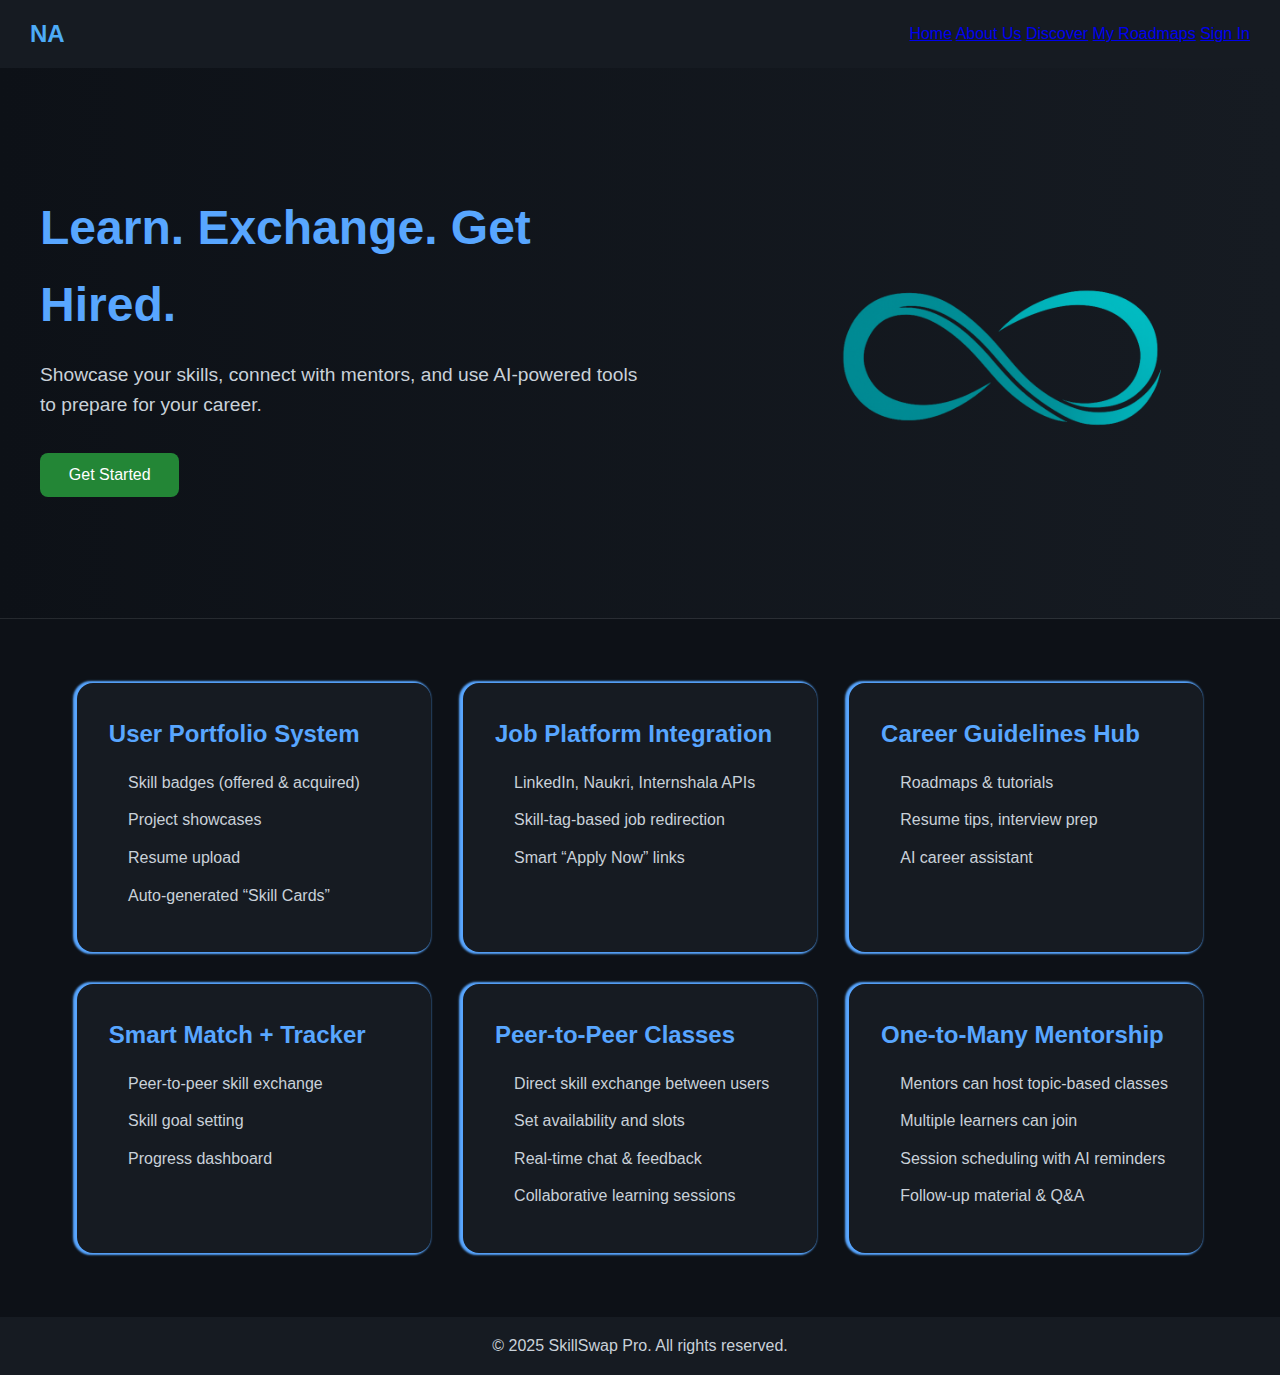
<file: HTML/index.html>
<!DOCTYPE html>
<html lang="en">
<head>
  <meta charset="UTF-8" />
  <meta name="viewport" content="width=device-width, initial-scale=1.0"/>
  <title>Home - SkillSwap Pro</title>
  <link rel="stylesheet" href="../CSS/index.css">
</head>
<body>
  <header>
    <div class="logo">NA</div>
    <nav>
      <a href="#">Home</a>
      <a href="./about.html">About Us</a>
      <a href="./discover.html">Discover</a>
      <a href="./My Roadmap.html">My Roadmaps</a>
      <a href="./signin.html">Sign In</a>
    </nav>
  </header>

  <section class="hero">
    <div class="hero-text">
      <h1>Learn. Exchange. Get Hired.</h1>
      <p>Showcase your skills, connect with mentors, and use AI-powered tools to prepare for your career.</p>
      <button class="button"><a href="./signin.html">Get Started</a></button>
    </div>
    <img src="../Others/images/infi.png" alt="Skill exchange illustration"/>
  </section>

  <section class="sections">
    <div class="card">
      <h2>User Portfolio System</h2>
      <ul>
        <li>Skill badges (offered & acquired)</li>
        <li>Project showcases</li>
        <li>Resume upload</li>
        <li>Auto-generated “Skill Cards”</li>
      </ul>
    </div>

    <div class="card">
      <h2>Job Platform Integration</h2>
      <ul>
        <li>LinkedIn, Naukri, Internshala APIs</li>
        <li>Skill-tag-based job redirection</li>
        <li>Smart “Apply Now” links</li>
      </ul>
    </div>

    <div class="card">
      <h2>Career Guidelines Hub</h2>
      <ul>
        <li>Roadmaps & tutorials</li>
        <li>Resume tips, interview prep</li>
        <li>AI career assistant</li>
      </ul>
    </div>

    <div class="card">
      <h2>Smart Match + Tracker</h2>
      <ul>
        <li>Peer-to-peer skill exchange</li>
        <li>Skill goal setting</li>
        <li>Progress dashboard</li>
      </ul>
    </div>

    <div class="card">
      <h2>Peer-to-Peer Classes</h2>
      <ul>
        <li>Direct skill exchange between users</li>
        <li>Set availability and slots</li>
        <li>Real-time chat & feedback</li>
        <li>Collaborative learning sessions</li>
      </ul>
    </div>

    <div class="card">
      <h2>One-to-Many Mentorship</h2>
      <ul>
        <li>Mentors can host topic-based classes</li>
        <li>Multiple learners can join</li>
        <li>Session scheduling with AI reminders</li>
        <li>Follow-up material & Q&A</li>
      </ul>
    </div>
  </section>

  <footer>
    &copy; 2025 SkillSwap Pro. All rights reserved.
  </footer>
</body>
</html>
</file>
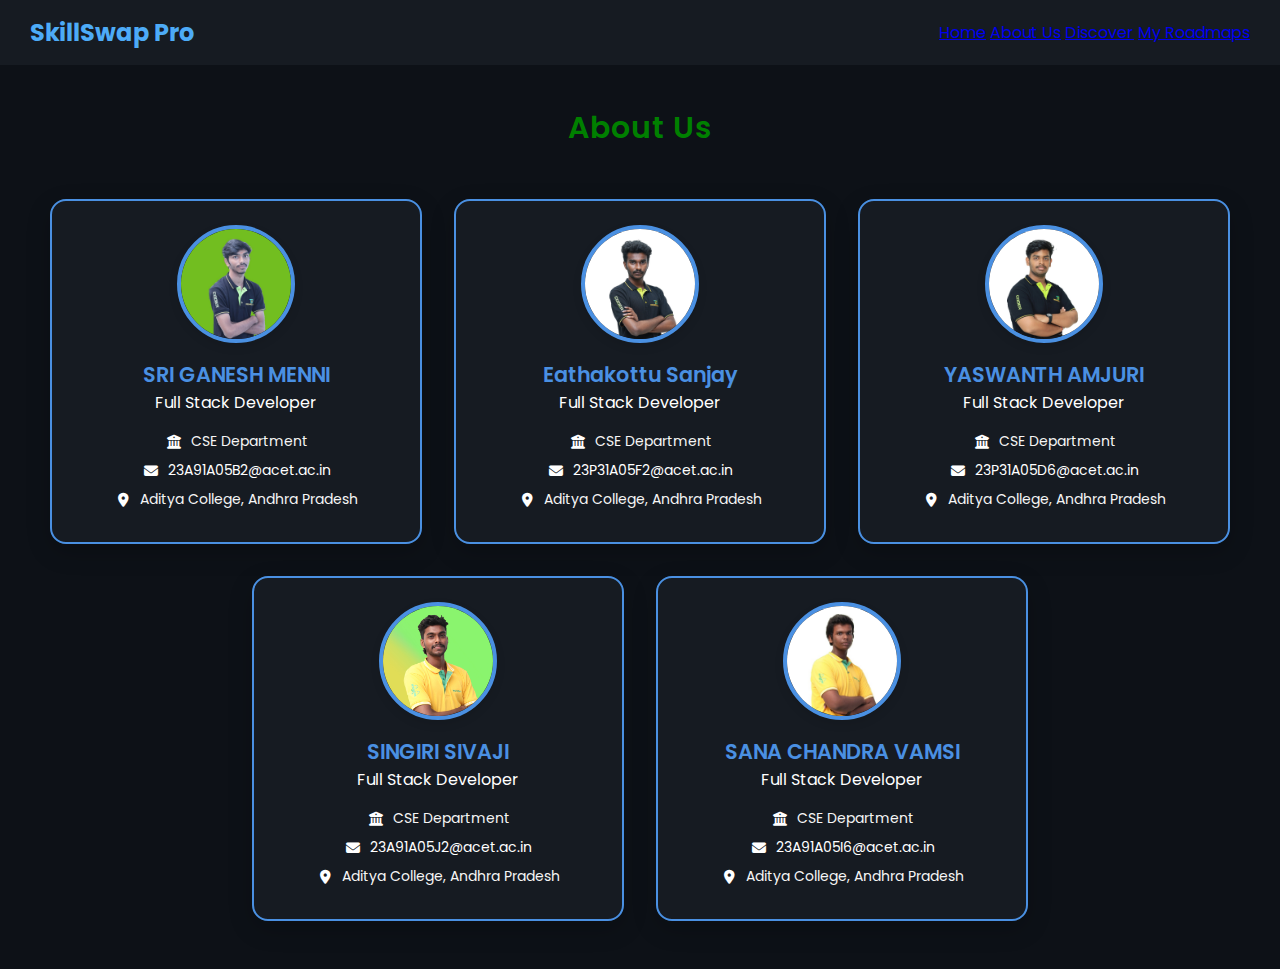
<file: HTML/about.html>
<!DOCTYPE html>
<html lang="en">

<head>
    <meta charset="UTF-8" />
    <meta name="viewport" content="width=device-width, initial-scale=1.0" />
    <title>Professional Visiting Card</title>
    <link href="https://fonts.googleapis.com/css2?family=Poppins:wght@400;600&display=swap" rel="stylesheet" />
    <link rel="stylesheet" href="https://cdnjs.cloudflare.com/ajax/libs/font-awesome/6.7.2/css/all.min.css" crossorigin="anonymous" referrerpolicy="no-referrer" />
    <link rel="stylesheet" href="../CSS/about.css">
</head>

<body>

    <header>
    <div class="logo">SkillSwap Pro</div>
    <nav>
      <a href="./home.html">Home</a>
      <a href="./about.html">About Us</a>
      <a href="./discover.html">Discover</a>
      <a href="./My Roadmap.html">My Roadmaps</a>
    </nav>
  </header>

    <main>
        <p class="about-title">About Us</p>
        <div class="cards-container">
            <div class="card">
                <div class="avatar">
                    <img src="../Others/images/23A91A05B2.jpg" alt="Profile Image">
                </div>
                <div class="name">SRI GANESH MENNI</div>
                <div class="title">Full Stack Developer</div>
                <div class="contact"><i class="fa-solid fa-building-columns"></i> CSE Department</div>
                <div class="contact"><i class="fa-solid fa-envelope"></i> <a href="mailto:23A91A05B2@acet.ac.in">23A91A05B2@acet.ac.in</a></div>
                <div class="contact"><i class="fa-solid fa-location-dot"></i> Aditya College, Andhra Pradesh</div>
            </div>
            <div class="card">
                <div class="avatar">
                    <img src="../Others/images/23P31A05F2.jpg" alt="Profile Image">
                </div>
                <div class="name">Eathakottu Sanjay</div>
                <div class="title">Full Stack Developer</div>
                <div class="contact"><i class="fa-solid fa-building-columns"></i> CSE Department</div>
                <div class="contact"><i class="fa-solid fa-envelope"></i> <a href="mailto:23P31A05F2@acet.ac.in">23P31A05F2@acet.ac.in</a></div>
                <div class="contact"><i class="fa-solid fa-location-dot"></i> Aditya College, Andhra Pradesh</div>
            </div>
            <div class="card">
                <div class="avatar">
                    <img src="../Others/images/23P31A05D6.jpg" alt="Profile Image">
                </div>
                <div class="name">YASWANTH AMJURI</div>
                <div class="title">Full Stack Developer</div>
                <div class="contact"><i class="fa-solid fa-building-columns"></i> CSE Department</div>
                <div class="contact"><i class="fa-solid fa-envelope"></i> <a href="mailto:23P31A05D6@acet.ac.in">23P31A05D6@acet.ac.in</a></div>
                <div class="contact"><i class="fa-solid fa-location-dot"></i> Aditya College, Andhra Pradesh</div>
            </div>
            <div class="card">
                <div class="avatar">
                    <img src="../Others/images/23A91A05J2.jpg" alt="Profile Image">
                </div>
                <div class="name">SINGIRI SIVAJI</div>
                <div class="title">Full Stack Developer</div>
                <div class="contact"><i class="fa-solid fa-building-columns"></i> CSE Department</div>
                <div class="contact"><i class="fa-solid fa-envelope"></i> <a href="mailto:23A91A05J2@aec.edu.in">23A91A05J2@acet.ac.in</a></div>
                <div class="contact"><i class="fa-solid fa-location-dot"></i> Aditya College, Andhra Pradesh</div>
            </div>
            <div class="card">
                <div class="avatar">
                    <img src="../Others/images/23A91A05I6.jpg" alt="Profile Image">
                </div>
                <div class="name">SANA CHANDRA VAMSI</div>
                <div class="title">Full Stack Developer</div>
                <div class="contact"><i class="fa-solid fa-building-columns"></i> CSE Department</div>
                <div class="contact"><i class="fa-solid fa-envelope"></i> <a href="mailto:23A91A05I6@ace.edu.in">23A91A05I6@acet.ac.in</a></div>
                <div class="contact"><i class="fa-solid fa-location-dot"></i> Aditya College, Andhra Pradesh</div>
            </div>
        </div>
    </main>
</body>

</html>
</file>
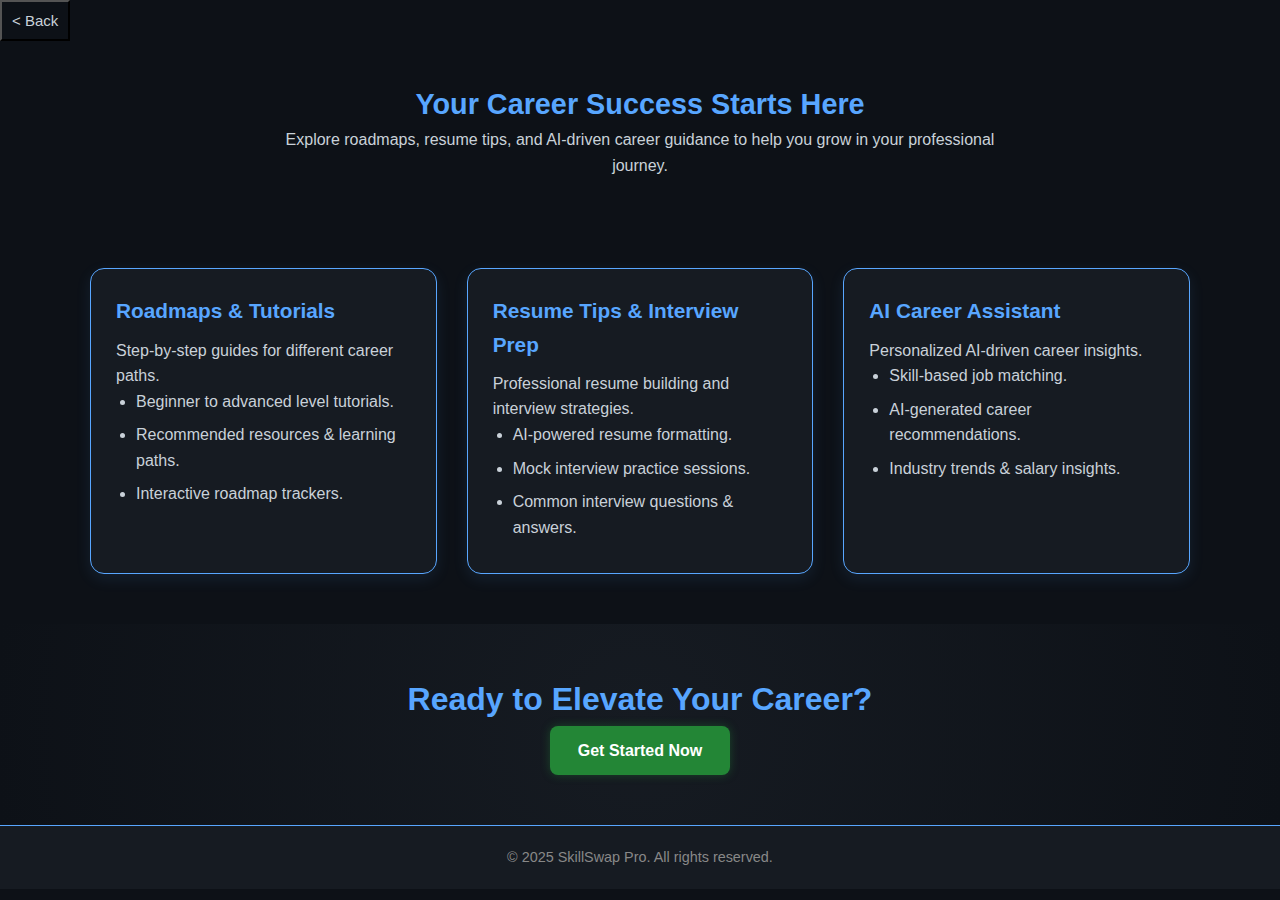
<file: HTML/carrer guidelines.html>
<!DOCTYPE html>
<html lang="en">
<head>
  <meta charset="UTF-8" />
  <meta name="viewport" content="width=device-width, initial-scale=1.0"/>
  <title>Career Guidelines Hub - SkillSwap Pro</title>
  <link rel="stylesheet" href="../CSS/jobs.css">
  <link rel="stylesheet" href="../CSS/carrer guidelines.css">
</head>
<body>
    <button type="button" class="btn"><a href="./home.html">&lt; Back</a></button>

    <section class="intro">
        <h2>Your Career Success Starts Here</h2>
        <p>Explore roadmaps, resume tips, and AI-driven career guidance to help you grow in your professional journey.</p>
    </section>

    <section class="card-container">
        <div class="card">
            <h3>Roadmaps & Tutorials</h3>
            <p>Step-by-step guides for different career paths.</p>
            <ul>
                <li>Beginner to advanced level tutorials.</li>
                <li>Recommended resources & learning paths.</li>
                <li>Interactive roadmap trackers.</li>
            </ul>
        </div>

        <div class="card">
            <h3>Resume Tips & Interview Prep</h3>
            <p>Professional resume building and interview strategies.</p>
            <ul>
                <li>AI-powered resume formatting.</li>
                <li>Mock interview practice sessions.</li>
                <li>Common interview questions & answers.</li>
            </ul>
        </div>

        <div class="card">
            <h3>AI Career Assistant</h3>
            <p>Personalized AI-driven career insights.</p>
            <ul>
                <li>Skill-based job matching.</li>
                <li>AI-generated career recommendations.</li>
                <li>Industry trends & salary insights.</li>
            </ul>
        </div>
    </section>

    <section class="cta">
        <h2>Ready to Elevate Your Career?</h2>
        <a href="#" class="butn">Get Started Now</a>
    </section>

    <footer>
    &copy; 2025 SkillSwap Pro. All rights reserved.
    </footer>
</body>
</html>
</file>
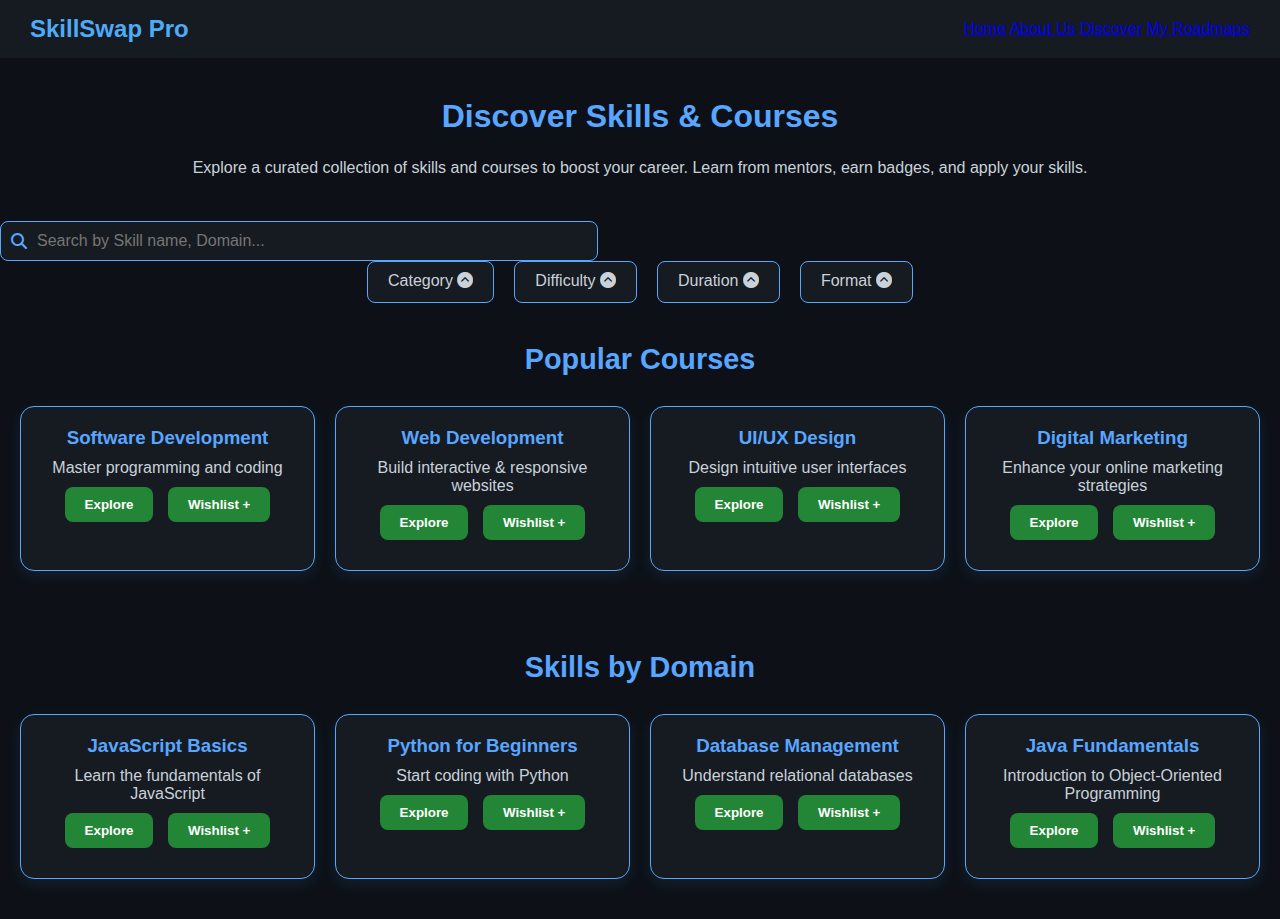
<file: HTML/discover.html>
<!DOCTYPE html>
<html lang="en">
<head>
  <meta charset="UTF-8" />
  <meta name="viewport" content="width=device-width, initial-scale=1.0" />
  <title>Discover Skills & Courses</title>
  <link rel="stylesheet" href="../CSS/discover.css" />
  <link rel="stylesheet" href="https://cdnjs.cloudflare.com/ajax/libs/font-awesome/6.7.2/css/all.min.css" crossorigin="anonymous" />
</head>
<body>

  <header>
    <div class="logo">SkillSwap Pro</div>
    <nav>
      <a href="./home.html">Home</a>
      <a href="./about.html">About Us</a>
      <a href="#">Discover</a>
      <a href="./My Roadmap.html">My Roadmaps</a>
    </nav>
  </header>

  <section class="info">
    <h1>Discover Skills & Courses</h1>
    <p>Explore a curated collection of skills and courses to boost your career. Learn from mentors, earn badges, and apply your skills.</p>
  </section>

  <div class="searchBar">
    <i class="fa-solid fa-magnifying-glass"></i>
    <input type="text" class="inputBar" placeholder="Search by Skill name, Domain..." />
  </div>

  <div class="filter">
    <div class="fil category"><p>Category <i class="fa-solid fa-circle-chevron-down"></i></p>
        <ul class="dropdown-menu">
            <li><a href="#">Easy</a></li>
            <li><a href="#">Medium</a></li>
            <li><a href="#">Hard</a></li>
        </ul>
    </div>
    <div class="fil difficulty">
        <p>Difficulty <i class="fa-solid fa-circle-chevron-down"></i></p>
        <ul class="dropdown-menu">
            <li><a href="#">Easy</a></li>
            <li><a href="#">Medium</a></li>
            <li><a href="#">Hard</a></li>
        </ul>
    </div>
    <div class="fil duration"><p>Duration <i class="fa-solid fa-circle-chevron-down"></i></p>
        <ul class="dropdown-menu">
            <li><a href="#">5h - 15h</a></li>
            <li><a href="#">15h - 25h</a></li>
            <li><a href="#">25h - 35h</a></li>
        </ul>
    </div>
    <div class="fil format"><p>Format <i class="fa-solid fa-circle-chevron-down"></i></p>
        <ul class="dropdown-menu">
            <li><a href="#">Easy</a></li>
            <li><a href="#">Medium</a></li>
            <li><a href="#">Hard</a></li>
        </ul>
    </div>
  </div>

  <section class="populardomains">
    <h2>Popular Courses</h2>
    <div class="popdomCards">
      <div class="popdom">
        <h3>Software Development</h3>
        <p>Master programming and coding</p>
        <button class="buttons">Explore</button>
        <button class="buttons">Wishlist +</button>
      </div>
      <div class="popdom">
        <h3>Web Development</h3>
        <p>Build interactive & responsive websites</p>
        <button class="buttons">Explore</button>
        <button class="buttons">Wishlist +</button>
      </div>
      <div class="popdom">
        <h3>UI/UX Design</h3>
        <p>Design intuitive user interfaces</p>
        <button class="buttons">Explore</button>
        <button class="buttons">Wishlist +</button>
      </div>
      <div class="popdom">
        <h3>Digital Marketing</h3>
        <p>Enhance your online marketing strategies</p>
        <button class="buttons">Explore</button>
        <button class="buttons">Wishlist +</button>
      </div>
    </div>
  </section>

  <section class="coursecards">
    <h2>Skills by Domain</h2>
    <div class="allcourses">
      <div class="allco">
        <h3>JavaScript Basics</h3>
        <p>Learn the fundamentals of JavaScript</p>
        <button class="buttons2">Explore</button>
        <button class="buttons2">Wishlist +</button>
      </div>
      <div class="allco">
        <h3>Python for Beginners</h3>
        <p>Start coding with Python</p>
        <button class="buttons2">Explore</button>
        <button class="buttons2">Wishlist +</button>
      </div>
      <div class="allco">
        <h3>Database Management</h3>
        <p>Understand relational databases</p>
        <button class="buttons2">Explore</button>
        <button class="buttons2">Wishlist +</button>
      </div>
      <div class="allco">
        <h3>Java Fundamentals</h3>
        <p>Introduction to Object-Oriented Programming</p>
        <button class="buttons2">Explore</button>
        <button class="buttons2">Wishlist +</button>
      </div>
    </div>
  </section>

</body>
</html>
</file>
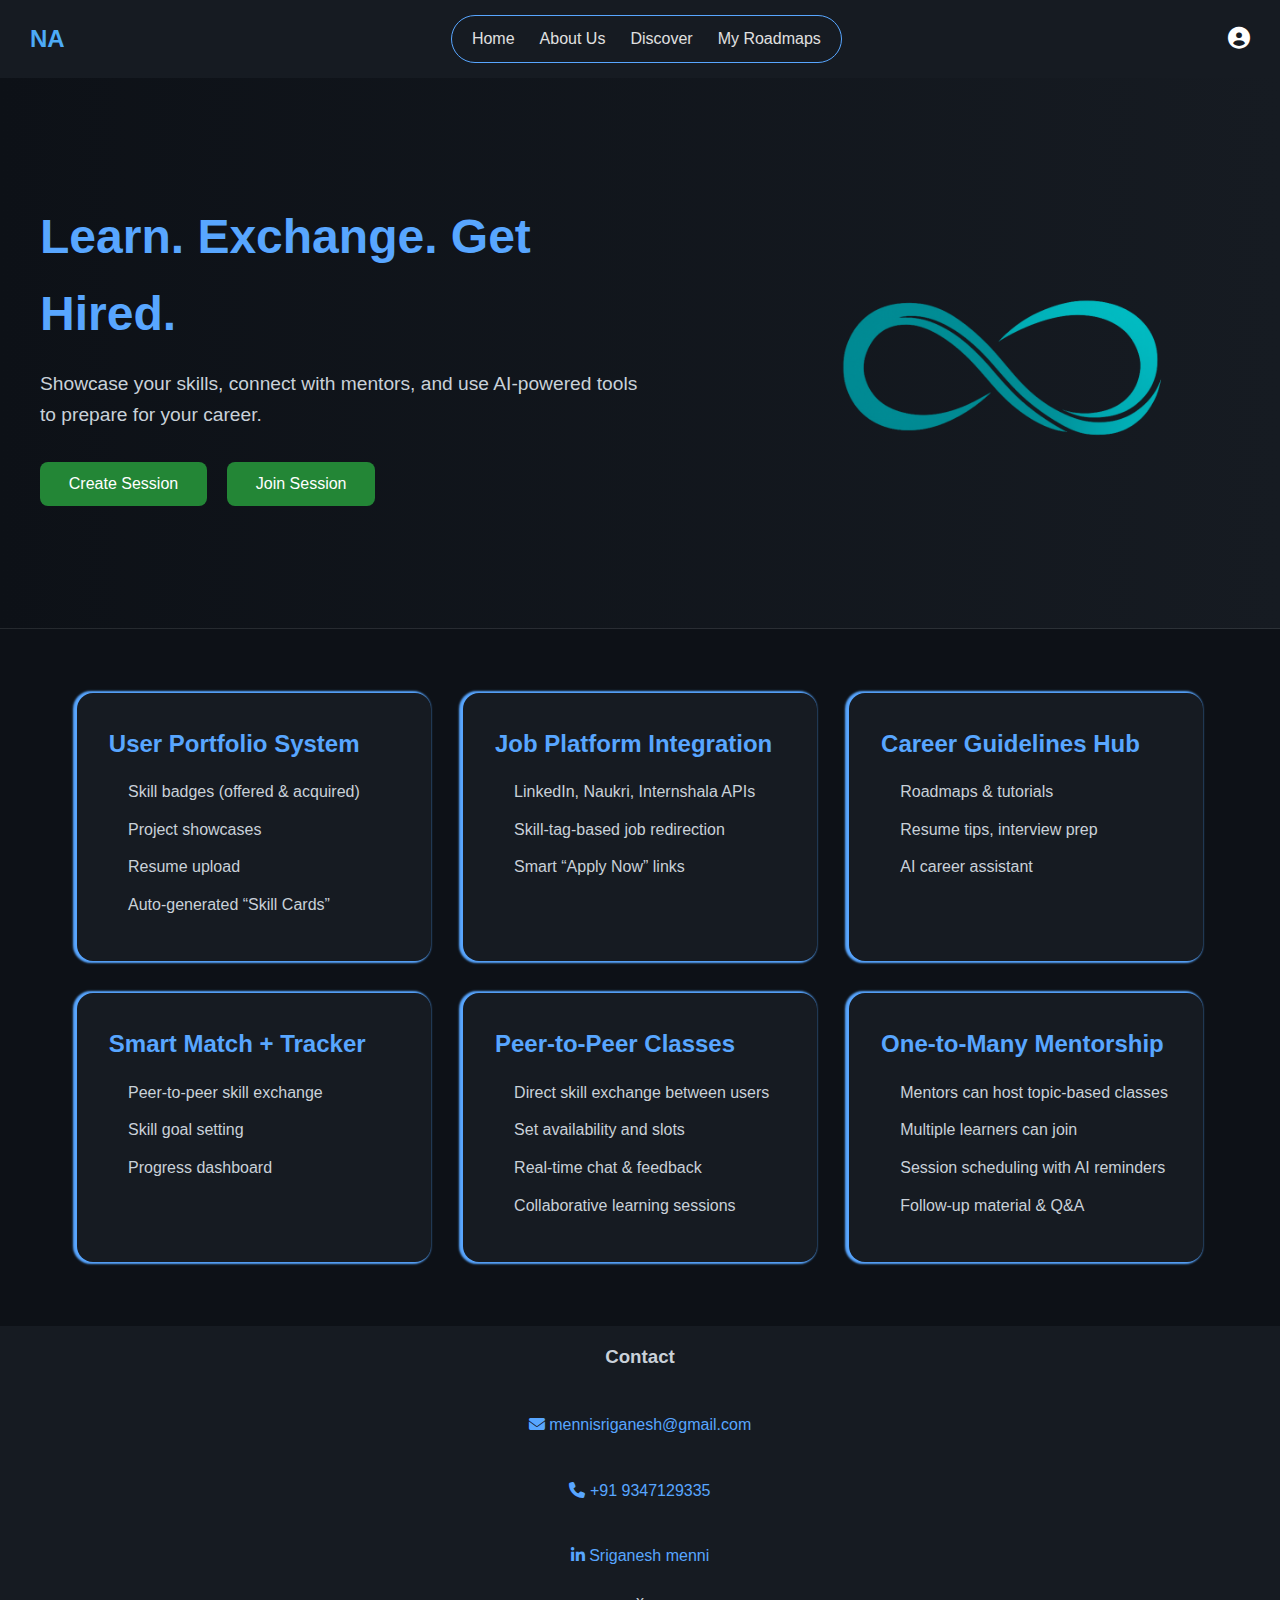
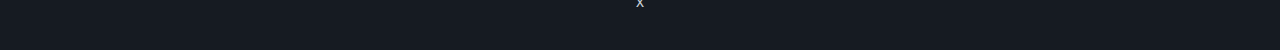
<file: HTML/home.html>
<!DOCTYPE html>
<html lang="en">
<head>
  <meta charset="UTF-8" />
  <meta name="viewport" content="width=device-width, initial-scale=1.0"/>
  <title>Home - SkillSwap Pro</title>
  <link rel="stylesheet" href="https://cdnjs.cloudflare.com/ajax/libs/font-awesome/6.7.2/css/all.min.css" integrity="sha512-Evv84Mr4kqVGRNSgIGL/F/aIDqQb7xQ2vcrdIwxfjThSH8CSR7PBEakCr51Ck+w+/U6swU2Im1vVX0SVk9ABhg==" crossorigin="anonymous" referrerpolicy="no-referrer" />
  <link rel="stylesheet" href="../CSS/index.css">
</head>
<body>
  <header>
    <div class="logo">NA</div>
    <!-- <div class="logo"><img src="../Others/images/logo2.png" alt="oryx" style="width: 150px; height: 40px;"></div> -->
    <div class="nav">
      <a href="#">Home</a>
      <a href="./about.html">About Us</a>
      <a href="./discover.html">Discover</a>
      <a href="./My Roadmap.html">My Roadmaps</a>
    </div>
    <div class="parent">
      <div class="child1"><i class="fa-solid fa-circle-user"></i></div>
      <div class="child2">
        <div class="submenu"><a href="./portfolio.html">My Profile</a></div>
        <div class="submenu"><a href="./index.html">Log out</a></div>
      </div>
    </div>
  </header>

  <section class="hero">
    <div class="hero-text">
      <h1>Learn. Exchange. Get Hired.</h1>
      <p>Showcase your skills, connect with mentors, and use AI-powered tools to prepare for your career.</p>
      
      <div class="buttons">
        <button class="button"><a href="./peer to peer.html">Create Session</a></button>
        <button class="button"><a href="./peer to peer.html">Join Session</a></button>
      </div>
    </div>
    <img src="../Others/images/infi.png" alt="Skill exchange illustration" class="image"/>
  </section>

  <section class="sections">
    <div class="card">
      <h2><a href="./portfolio.html">User Portfolio System</a></h2>
      <ul>
        <li>Skill badges (offered & acquired)</li>
        <li>Project showcases</li>
        <li>Resume upload</li>
        <li>Auto-generated “Skill Cards”</li>
      </ul>
    </div>

    <div class="card">
      <h2><a href="./jobs.html">Job Platform Integration</a></h2>
      <ul>
        <li>LinkedIn, Naukri, Internshala APIs</li>
        <li>Skill-tag-based job redirection</li>
        <li>Smart “Apply Now” links</li>
      </ul>
    </div>

    <div class="card">
      <h2><a href="./carrer guidelines.html">Career Guidelines Hub</a></h2>
      <ul>
        <li>Roadmaps & tutorials</li>
        <li>Resume tips, interview prep</li>
        <li>AI career assistant</li>
      </ul>
    </div>

    <div class="card">
      <h2><a href="./smartmatch+tracker.html">Smart Match + Tracker</a></h2>
      <ul>
        <li>Peer-to-peer skill exchange</li>
        <li>Skill goal setting</li>
        <li>Progress dashboard</li>
      </ul>
    </div>

    <div class="card">
      <h2><a href="./peer to peer.html">Peer-to-Peer Classes</a></h2>
      <ul>
        <li>Direct skill exchange between users</li>
        <li>Set availability and slots</li>
        <li>Real-time chat & feedback</li>
        <li>Collaborative learning sessions</li>
      </ul>
    </div>

    <div class="card">
      <h2><a href="./one to many.html">One-to-Many Mentorship</a></h2>
      <ul>
        <li>Mentors can host topic-based classes</li>
        <li>Multiple learners can join</li>
        <li>Session scheduling with AI reminders</li>
        <li>Follow-up material & Q&A</li>
      </ul>
    </div>
  </section>

  <footer>
    <div>
      <h3>Contact</h3>
      <div class="profile">
          <a href="mailto:mennisriganesh@gmail.com">
            <i class="fa-solid fa-envelope"></i> mennisriganesh@gmail.com
          </a>
          <a href="tel:+9347129335">
            <i class="fa-solid fa-phone"></i> +91 9347129335
          </a>
          <a href="https://www.linkedin.com/in/sriganesh-menni-3450a42a6/">
            <i class="fa-brands fa-linkedin-in"></i> Sriganesh menni
          </a>
          <!-- <a href="https://github.com/ChandraVamsi06">
            <i class="fa-brands fa-github"></i>
          </a> -->x
      </div>
    </div>
  </footer>
</body>
</html>
</file>
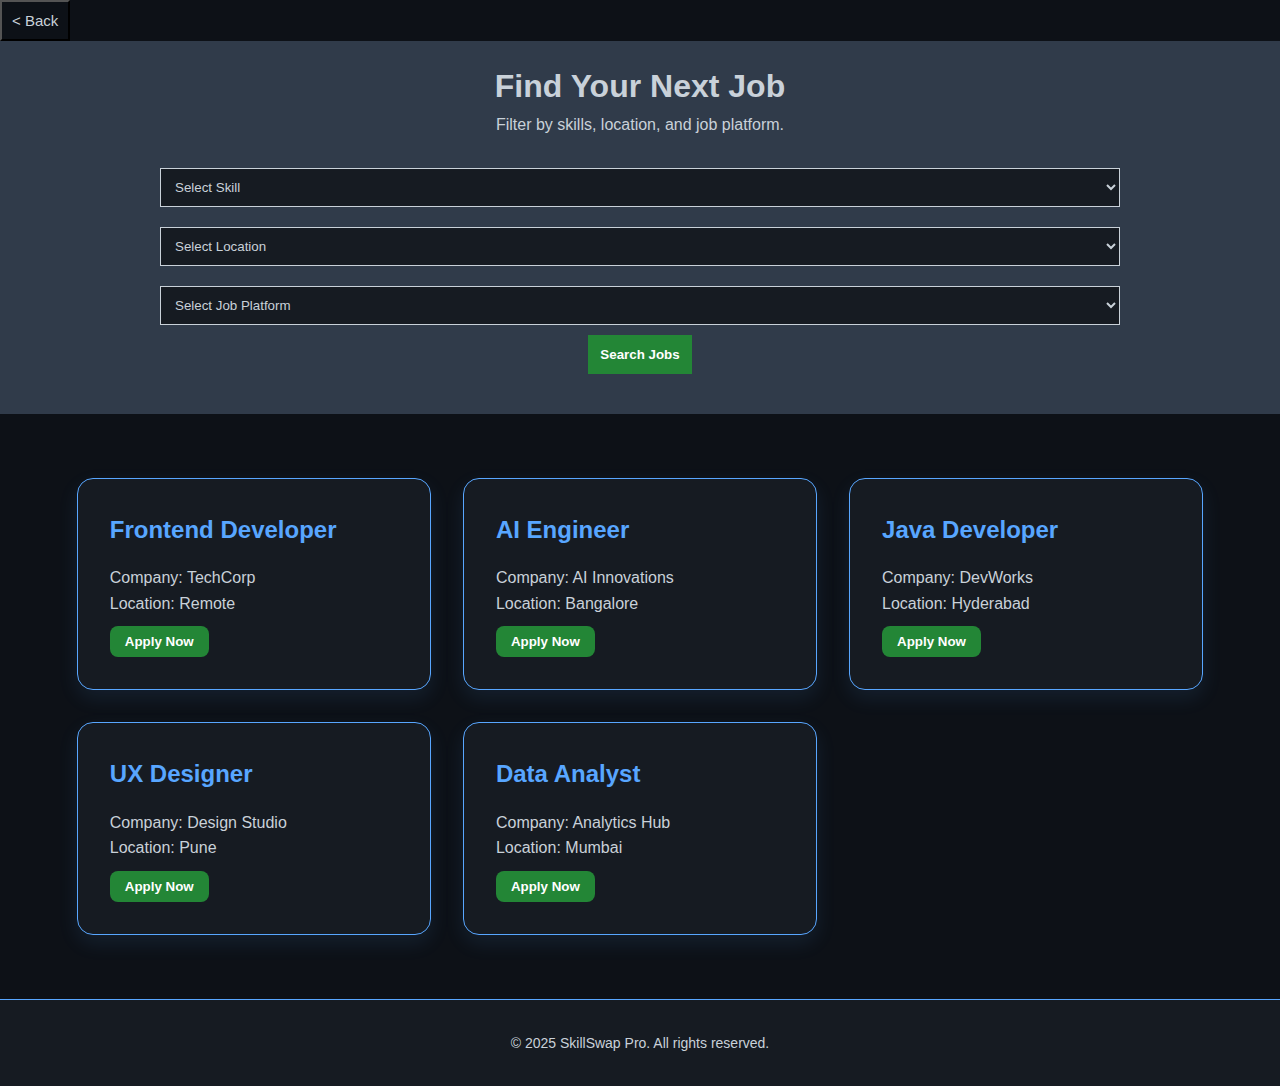
<file: HTML/jobs.html>
<!DOCTYPE html>
<html lang="en">
<head>
  <meta charset="UTF-8" />
  <meta name="viewport" content="width=device-width, initial-scale=1.0"/>
  <title>Job Integration - SkillSwap Pro</title>
  <link rel="stylesheet" href="../CSS/jobs.css">
</head>
<body>
    <button type="button" class="btn"><a href="./home.html">&lt; Back</a></button>

    <section class="job-search">
        <h1>Find Your Next Job</h1>
        <p>Filter by skills, location, and job platform.</p>
        <form>
            <select>
                <option value="#">Select Skill</option>
                <option value="frontend">Frontend Development</option>
                <option value="backend">Backend Development</option>
                <option value="ui/ux">UI/UX Design</option>
                <option value="ai">Artificial Intelligence</option>
                <option value="data science">Data Science</option>
                <option value="devops">DevOps</option>
                <option value="cyber security">Cyber Security</option>
            </select>
            <select>
                <option value="#">Select Location</option>
                <option value="naukri">Ahmedabad</option>
                <option value="linkedin">Bengaluru</option>
                <option value="internshala">Chennai</option>
                <option value="internshala">Delhi</option>
                <option value="internshala">Kolkata</option>
                <option value="internshala">Mumbai</option>
                <option value="internshala">Vishakapatnam</option>
            </select>
            <select>
                <option value="#">Select Job Platform</option>
                <option value="naukri">Naukri</option>
                <option value="linkedin">LinkedIn</option>
                <option value="internshala">Internshala</option>
            </select>
            <button class="btn1">Search Jobs</button>
        </form>
    </section>

    <section class="job-list">
        <div class="job-card">
            <h3>Frontend Developer</h3>
            <p>Company: TechCorp</p>
            <p>Location: Remote</p>
            <button>Apply Now</button>
        </div>

        <div class="job-card">
            <h3>AI Engineer</h3>
            <p>Company: AI Innovations</p>
            <p>Location: Bangalore</p>
            <button>Apply Now</button>
        </div>

        <div class="job-card">
            <h3>Java Developer</h3>
            <p>Company: DevWorks</p>
            <p>Location: Hyderabad</p>
            <button>Apply Now</button>
        </div>

        <div class="job-card">
            <h3>UX Designer</h3>
            <p>Company: Design Studio</p>
            <p>Location: Pune</p>
            <button>Apply Now</button>
        </div>

        <div class="job-card">
            <h3>Data Analyst</h3>
            <p>Company: Analytics Hub</p>
            <p>Location: Mumbai</p>
            <button>Apply Now</button>
        </div>
    </section>

    <footer>
    &copy; 2025 SkillSwap Pro. All rights reserved.
    </footer>
</body>
</html>
</file>
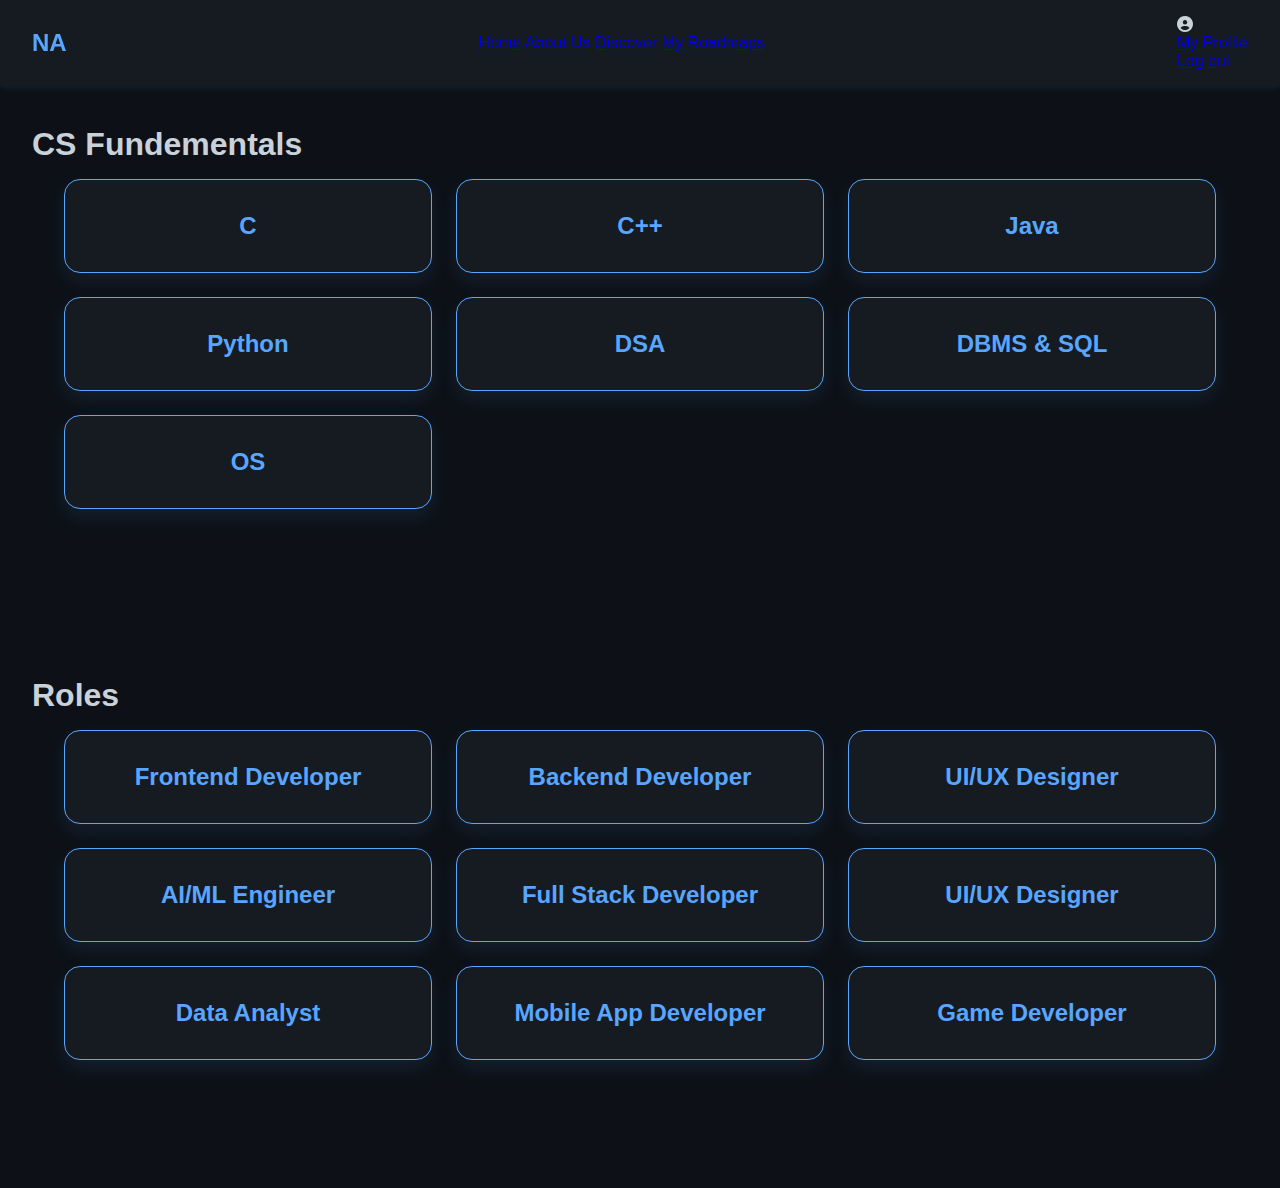
<file: HTML/My Roadmap.html>
<!DOCTYPE html>
<html lang="en">
<head>
    <meta charset="UTF-8" />
    <meta name="viewport" content="width=device-width, initial-scale=1.0"/>
    <title>My RoadMap</title>
    <link rel="stylesheet" href="https://cdnjs.cloudflare.com/ajax/libs/font-awesome/6.7.2/css/all.min.css" integrity="sha512-Evv84Mr4kqVGRNSgIGL/F/aIDqQb7xQ2vcrdIwxfjThSH8CSR7PBEakCr51Ck+w+/U6swU2Im1vVX0SVk9ABhg==" crossorigin="anonymous" referrerpolicy="no-referrer" />
    <link rel="stylesheet" href="../CSS/My Roadmap.css">
</head>
<body>
    <header>
       <div class="logo">NA</div>
        <div class="nav">
        <a href="./home.html">Home</a>
        <a href="./about.html">About Us</a>
        <a href="./discover.html">Discover</a>
        <a href="#">My Roadmaps</a>
        </div>
        <div class="parent">
            <div class="child1"><i class="fa-solid fa-circle-user"></i></div>
            <div class="child2">
                <div class="submenu"><a href="./portfolio.html">My Profile</a></div>
                <div class="submenu"><a href="./index.html">Log out</a></div>
            </div>
        </div>
    </header>
    
    <h1 class="heading">CS Fundementals</h1>

    <section class="sections">
        <div class="card">
            <h2>C</h2>
        </div>

        <div class="card">
            <h2>C++</h2>
        </div>

        <div class="card">
            <h2>Java</h2>
        </div>

        <div class="card">
            <h2>Python</h2>
        </div>

        <div class="card">
            <h2>DSA</h2>
        </div>

        <div class="card">
            <h2>DBMS & SQL</h2>
        </div>

        <div class="card">
            <h2>OS</h2>
        </div>
    </section>

    <h1 class="heading">Roles</h1>

    <section class="sections">
        <div class="card">
            <h2>Frontend Developer</h2>
        </div>

        <div class="card">
            <h2>Backend Developer</h2>
        </div>

        <div class="card">
            <h2>UI/UX Designer</h2>
        </div>

        <div class="card">
            <h2>AI/ML Engineer</h2>
        </div>

        <div class="card">
            <h2>Full Stack Developer</h2>
        </div>

        <div class="card">
            <h2>UI/UX Designer</h2>
        </div>

        <div class="card">
            <h2>Data Analyst</h2>
        </div>

        <div class="card">
            <h2>Mobile App Developer</h2>
        </div>

        <div class="card">
            <h2>Game Developer</h2>
        </div>
    </section>
</body>
</html>
</file>
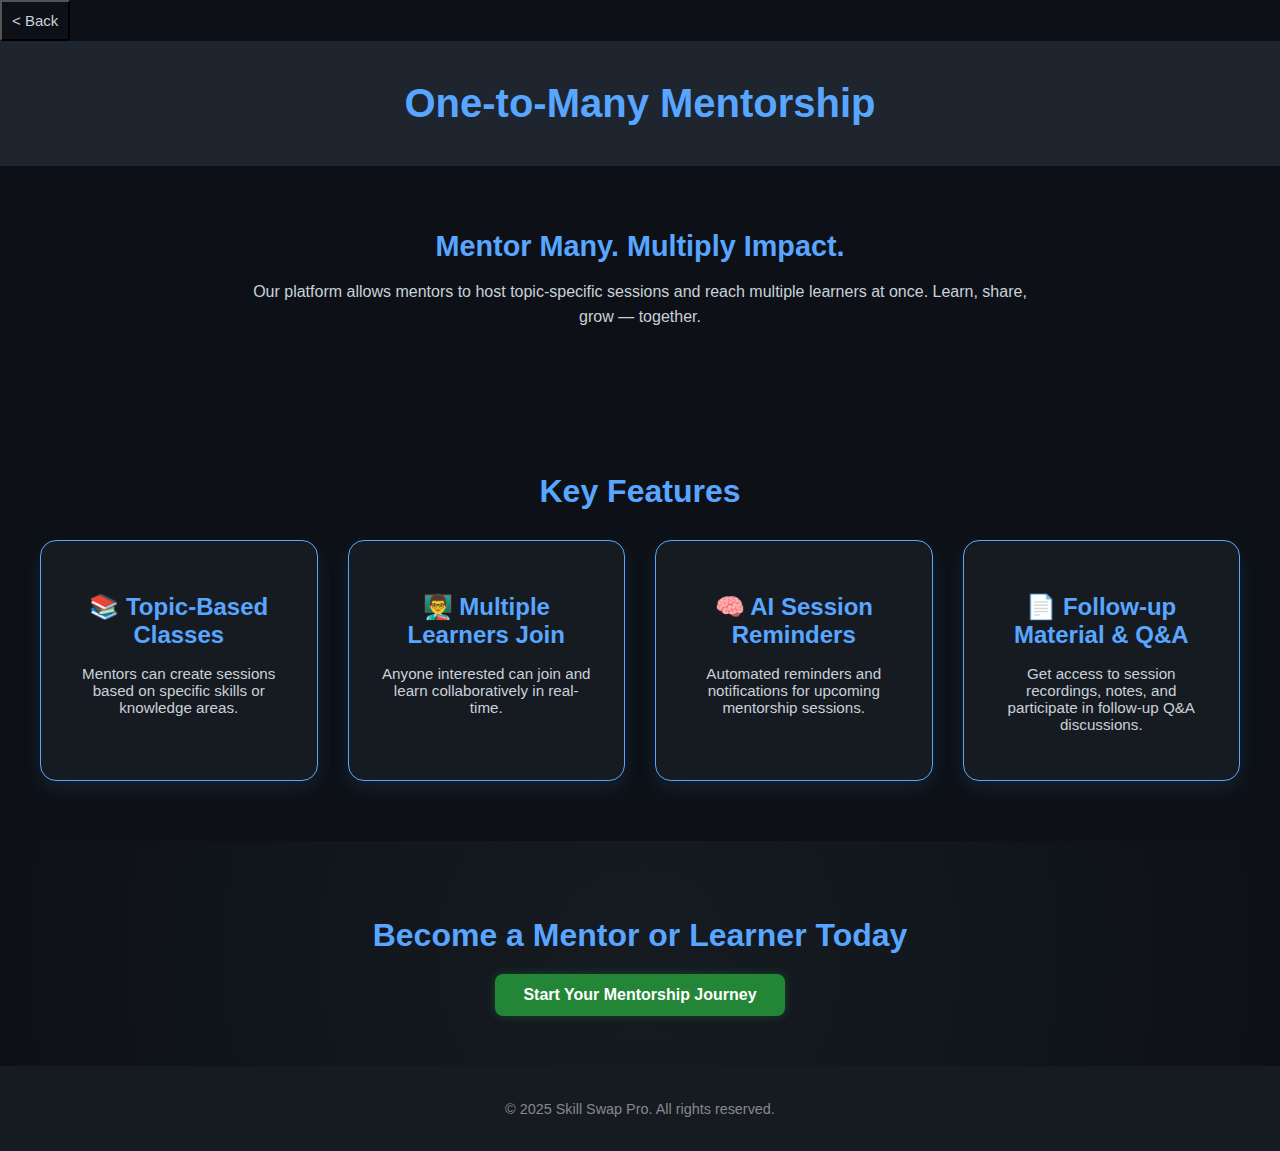
<file: HTML/one to many.html>
<!DOCTYPE html>
<html lang="en">
<head>
  <meta charset="UTF-8" />
  <meta name="viewport" content="width=device-width, initial-scale=1.0"/>
  <title>One-to-Many Mentorship</title>
  <link rel="stylesheet" href="../CSS/one to many.css"/>
</head>
<body>
  <button type="button"><a href="./home.html"> &lt; Back</a></button>

    <div class="header1">
    <h1>One-to-Many Mentorship</h1>
    </div>

  <section class="intro">
    <h2>Mentor Many. Multiply Impact.</h2>
    <p>Our platform allows mentors to host topic-specific sessions and reach multiple learners at once. Learn, share, grow — together.</p>
  </section>

  <section class="mentorship-features">
    <h2>Key Features</h2>
    <div class="card-container">
      <div class="card">
        <h2>📚 Topic-Based Classes</h2>
        <p>Mentors can create sessions based on specific skills or knowledge areas.</p>
      </div>
      <div class="card">
        <h2>👨‍🏫 Multiple Learners Join</h2>
        <p>Anyone interested can join and learn collaboratively in real-time.</p>
      </div>
      <div class="card">
        <h2>🧠 AI Session Reminders</h2>
        <p>Automated reminders and notifications for upcoming mentorship sessions.</p>
      </div>
      <div class="card">
        <h2>📄 Follow-up Material & Q&A</h2>
        <p>Get access to session recordings, notes, and participate in follow-up Q&A discussions.</p>
      </div>
    </div>
  </section>

  <section class="cta">
    <h2>Become a Mentor or Learner Today</h2>
    <a href="signup.html" class="btn">Start Your Mentorship Journey</a>
  </section>

  <footer class="footer">
    <p>&copy; 2025 Skill Swap Pro. All rights reserved.</p>
  </footer>
</body>
</html>
</file>
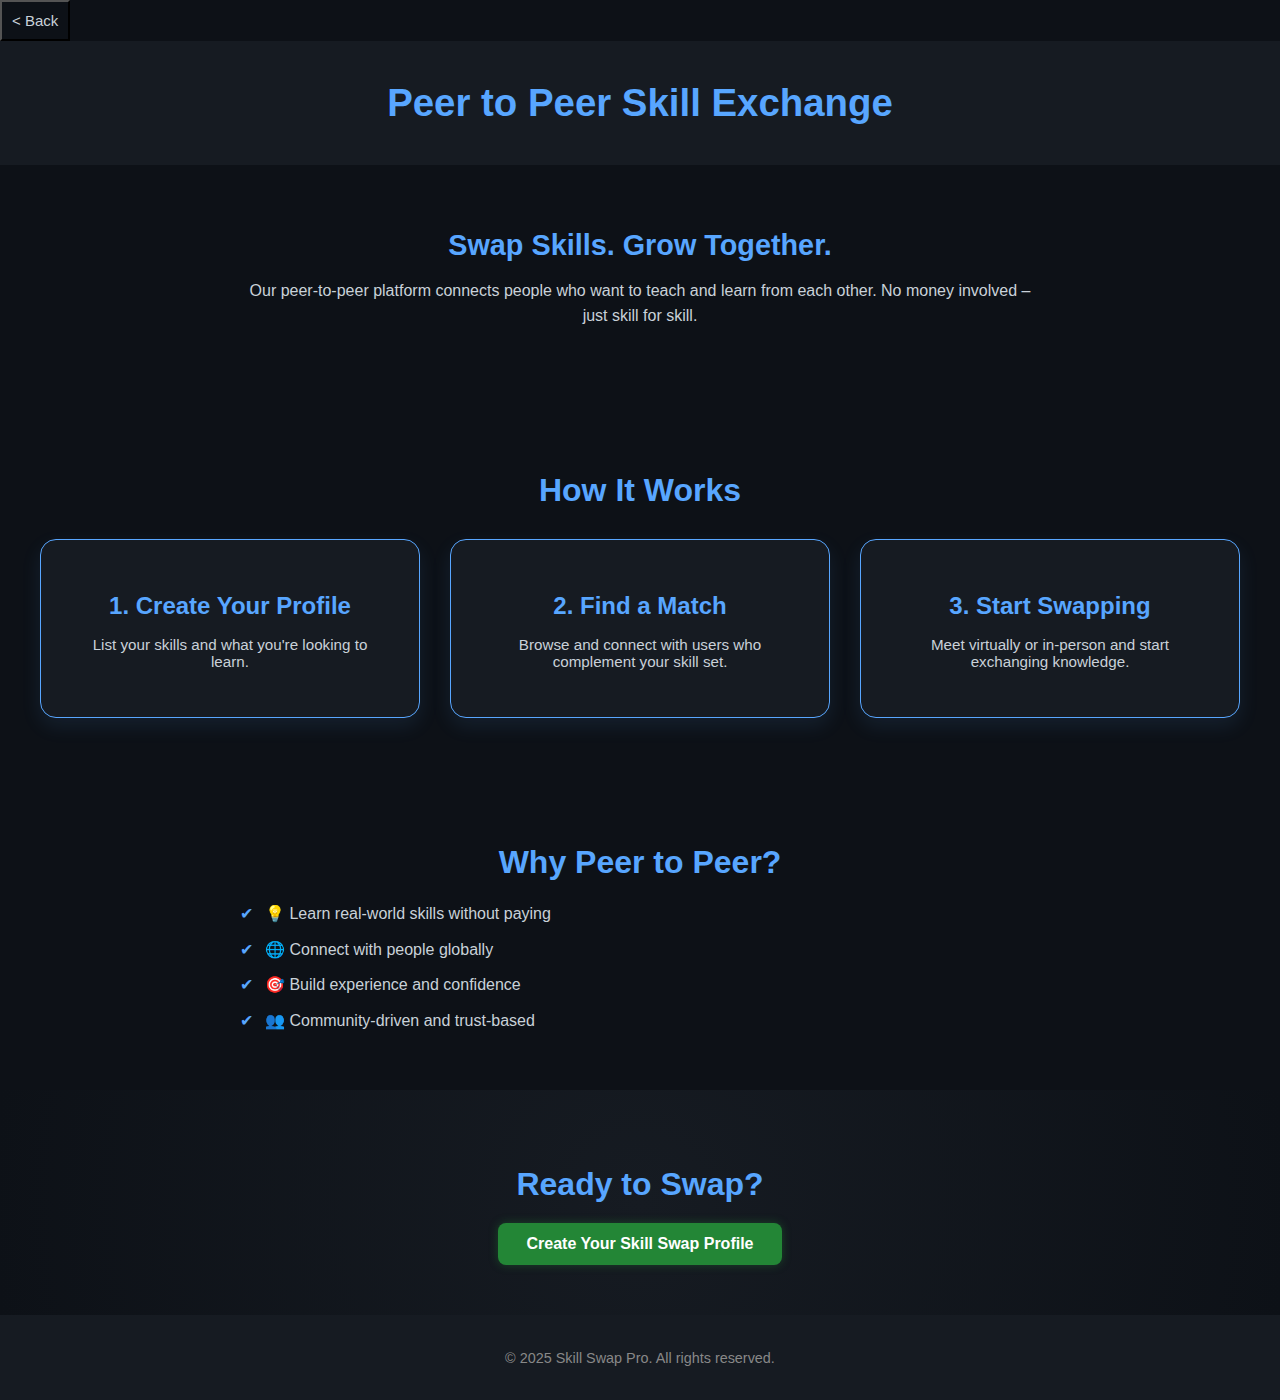
<file: HTML/peer to peer.html>
<!DOCTYPE html>
<html lang="en">
<head>
  <meta charset="UTF-8" />
  <meta name="viewport" content="width=device-width, initial-scale=1.0"/>
  <title>Peer to Peer Skill Exchange</title>
  <link rel="stylesheet" href="../CSS/peer to peer.css"/>
</head>
<body>
  <button type="button"><a href="./home.html"> &lt; Back</a></button>
    
   <div class="header1">
    <h1>Peer to Peer Skill Exchange</h1>
   </div>


  <section class="intro">
    <h2>Swap Skills. Grow Together.</h2>
    <p>Our peer-to-peer platform connects people who want to teach and learn from each other. No money involved – just skill for skill.</p>
  </section>

  <section class="how-it-works">
    <h2>How It Works</h2>
    <div class="card-container">
      <div class="card">
        <h2>1. Create Your Profile</h2>
        <p>List your skills and what you're looking to learn.</p>
      </div>
      <div class="card">
        <h2>2. Find a Match</h2>
        <p>Browse and connect with users who complement your skill set.</p>
      </div>
      <div class="card">
        <h2>3. Start Swapping</h2>
        <p>Meet virtually or in-person and start exchanging knowledge.</p>
      </div>
    </div>
  </section>

  <section class="benefits">
    <h2>Why Peer to Peer?</h2>
    <ul>
      <li>💡 Learn real-world skills without paying</li>
      <li>🌐 Connect with people globally</li>
      <li>🎯 Build experience and confidence</li>
      <li>👥 Community-driven and trust-based</li>
    </ul>
  </section>

  <section class="cta">
    <h2>Ready to Swap?</h2>
    <a href="signup.html" class="btn">Create Your Skill Swap Profile</a>
  </section>

  <footer class="footer">
    <p>&copy; 2025 Skill Swap Pro. All rights reserved.</p>
  </footer>
</body>
</html>
</file>
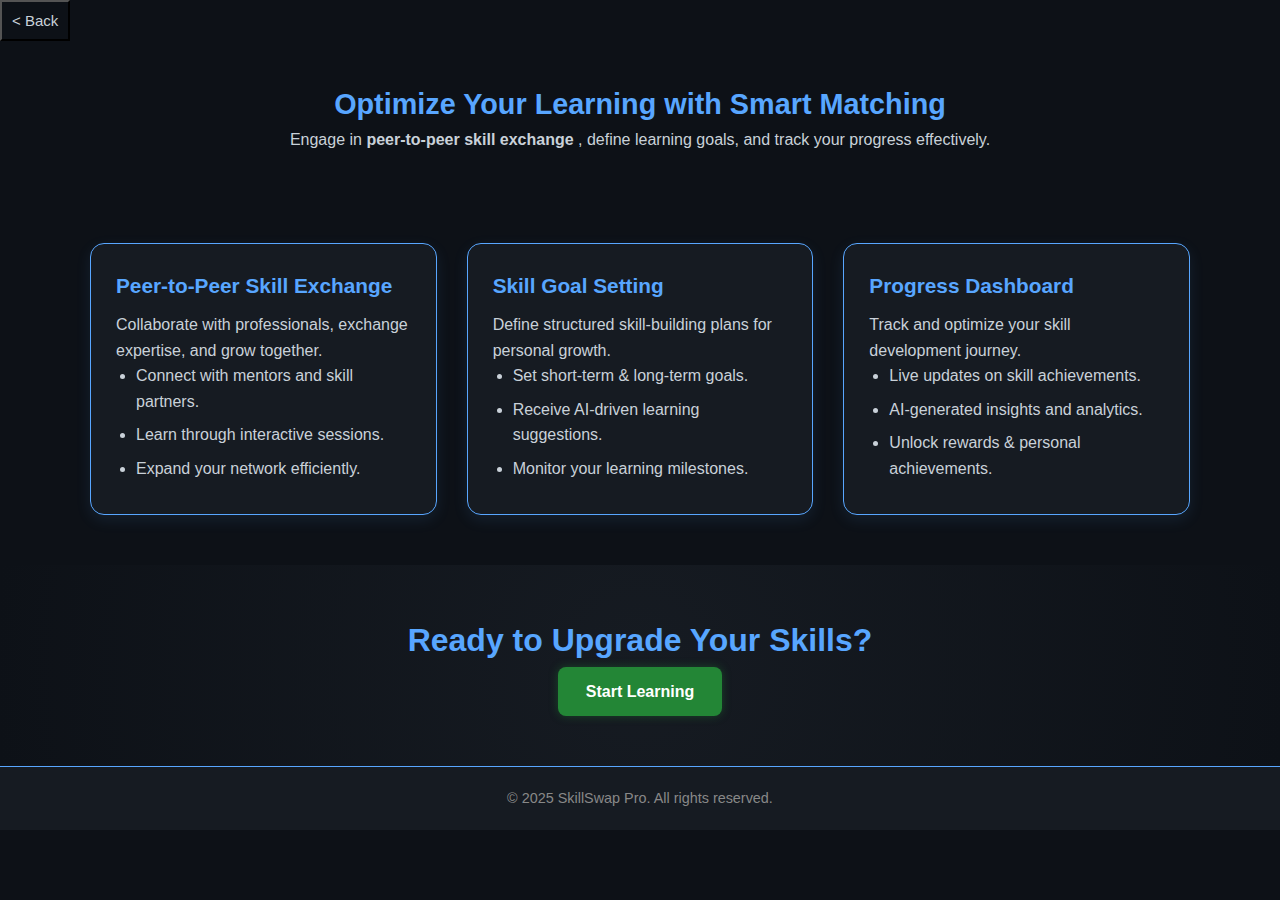
<file: HTML/smartmatch+tracker.html>
<!DOCTYPE html>
<html lang="en">
<head>
  <meta charset="UTF-8" />
  <meta name="viewport" content="width=device-width, initial-scale=1.0"/>
  <title>Smart Match + Tracker - SkillSwap Pro</title>
  <link rel="stylesheet" href="../CSS/jobs.css">
  <link rel="stylesheet" href="../CSS/smartmatch+tracker.css">
</head>
<body>
    <button type="button" class="btn"><a href="./home.html">&lt; Back</a></button>

    <section class="intro">
        <h2>Optimize Your Learning with Smart Matching</h2>
        <p>Engage in <b>peer-to-peer skill exchange</b>         , define learning goals, and track your progress effectively.</p>
    </section>

    <section class="card-container">
        <div class="card">
            <h3>Peer-to-Peer Skill Exchange</h3>
            <p>Collaborate with professionals, exchange expertise, and grow together.</p>
            <ul>
                <li>Connect with mentors and skill partners.</li>
                <li>Learn through interactive sessions.</li>
                <li>Expand your network efficiently.</li>
            </ul>
        </div>

        <div class="card">
            <h3>Skill Goal Setting</h3>
            <p>Define structured skill-building plans for personal growth.</p>
            <ul>
                <li>Set short-term & long-term goals.</li>
                <li>Receive AI-driven learning suggestions.</li>
                <li>Monitor your learning milestones.</li>
            </ul>
        </div>

        <div class="card">
            <h3>Progress Dashboard</h3>
            <p>Track and optimize your skill development journey.</p>
            <ul>
                <li>Live updates on skill achievements.</li>
                <li>AI-generated insights and analytics.</li>
                <li>Unlock rewards & personal achievements.</li>
            </ul>
        </div>
    </section>

    <section class="cta">
        <h2>Ready to Upgrade Your Skills?</h2>
        <a href="#" class="butn">Start Learning</a>
    </section>

    <footer>
    &copy; 2025 SkillSwap Pro. All rights reserved.
    </footer>
</body>
</html>
</file>
<file: CSS/index.css>
* {
  margin: 0;
  padding: 0;
  box-sizing: border-box;
}

body {
  font-family: "Poppins", sans-serif;
  background: #2c323a;
  color: #C9D1D9;
  line-height: 1.6;
  transition: all 0.3s ease;
  /* overflow: hidden; */
}

header {
  background-color: #161B22;
  color: white;
  display: flex;
  justify-content: space-between;
  align-items: center;
  padding: 15px 30px;
}

.logo {
  font-size: 24px;
  font-weight: bold;
  color: #4dabf7;
}

.nav {
  display: flex;
  align-items: center;
  gap: 25px;
  border: 1px solid #58A6FF;
  border-radius: 50px;
  padding: 10px 20px;
}

.nav a {
  color: #e0e0e0;
  text-decoration: none;
  font-size: 16px;
}

.nav a:hover {
  color: #90cdf4;
}

.parent {
  position: relative;
}

.child1 {
  font-size: 22px;
  cursor: pointer;
}

.child2 {
  display: none;
  position: absolute;
  top: 100%;
  right: 0;
  background-color: #1e1e1e;
  border: 1px solid #333;
  border-radius: 4px;
  min-width: 150px;
  z-index: 10;
}

.parent:hover .child2 {
  display: block;
}

.submenu a {
  display: block;
  padding: 10px 15px;
  color: white;
  text-decoration: none;
  transition: background 0.3s;
}

.submenu a:hover {
  background-color: #333;
}


.hero {
  width: 100%;
  padding: 50px 40px 50px;
  display: flex;
  justify-content: space-between;
  flex-wrap: wrap;
  align-items: center;
  gap: 40px;
  background: linear-gradient(to right, #0D1117, #161B22);
  border-bottom: 1px solid rgba(255, 255, 255, 0.1);
  perspective: 100px;
}

.hero-text {
  max-width: 600px;
  flex: 1;
}

.hero-text h1 {
  font-size: 3rem;
  font-weight: 700;
  color: #58A6FF;
  margin-bottom: 1rem;
}

.hero-text p {
  font-size: 1.2rem;
  color: #C9D1D9;
  margin-bottom: 2rem;
}

.hero-text .button {
  padding: 0.8rem 1.8rem;
  font-size: 1rem;
  background-color: #238636;
  border: none;
  border-radius: 0.5rem;
  cursor: pointer;
}

.hero-text .buttons {
  display: flex;
}

.hero-text .buttons .button {
  margin-right: 20px;
}

.hero-text .button a {
  color: #FFFFFF;
  text-decoration: none;
}

.hero-text .button:hover {
  background-color: #1E7A33;
}

.hero img {
  max-width: 450px;
  flex: 1;
  opacity: 0.95;
  border-radius: 1rem;
  /* transform: translateX(500px); */
  /* animation-name: infinity;
  animation-duration: 1s;
  animation-iteration-count: 1;
  animation-timing-function: linear; */
  /* transition: 0.5s; */
  transform-style: preserve-3d;
}

.sections {
  display: grid;
  grid-template-columns: repeat(auto-fit, minmax(280px, 1fr));
  gap: 2rem;
  padding: 4rem 6%;
  background-color: #0D1117;
}

.card {
  background: #161B22;
  padding: 2rem;
  border-radius: 1rem;
  /* box-shadow: 0 8px 20px rgba(88, 166, 255, 0.1); */
  transition: transform 0.3s ease;
  /* border: 1px solid #58A6FF; */
  box-shadow: -2px 0px 2px 2px #58A6FF;
}

.card h2 {
  font-size: 1.5rem;
  margin-bottom: 1rem;
  color: #58A6FF;
}

.card h2 a {
  color: #58A6FF;
  text-decoration: none;
}

.card ul {
  list-style-type: none;
  padding-left: 0;
}

.card li {
  margin-bottom: 0.75rem;
  color: #C9D1D9;
  position: relative;
  padding-left: 1.2rem;
}

.card li::before {
  /* content: "🚀"; */
  position: absolute;
  left: 0;
}

.card:hover {
  background-color: rgba(88, 166, 255, 0.1);
  transform: scale(1.05);
}

footer {
  padding: 1rem;
  text-align: center;
  background-color: #161B22;
  color: #C9D1D9;
}

.profile {
    display: flex;
    flex-direction: column;
    flex-wrap: wrap;
    justify-content: center;
    padding: 20px;
    /* color: #58A6FF; */
}
.profile a {
    align-items: center;
    padding: 20px;
    text-decoration: none;
    color: #58A6FF;
}

@keyframes infinity {
  from {
    opacity: 0;
    transform: translateX(500px);
  }
  to {
    opacity: 1;
    transform: translateX(0px);
  }
}
</file>
<file: CSS/about.css>
* {
    margin: 0px;
    padding: 0px;
}
body {
    font-family: "Poppins", sans-serif;
    background-color: #0D1117;
}

header {
  background-color: #161B22;
  color: white;
  display: flex;
  justify-content: space-between;
  align-items: center;
  padding: 15px 30px;
}

.logo {
  font-size: 24px;
  font-weight: bold;
  color: #4dabf7;
}

.nav {
  display: flex;
  align-items: center;
  gap: 25px;
  border: 1px solid #58A6FF;
  border-radius: 50px;
  padding: 10px 20px;
}

.nav a {
  color: #e0e0e0;
  text-decoration: none;
  font-size: 16px;
}

.nav a:hover {
  color: #90cdf4;
}

.parent {
  position: relative;
}

.child1 {
  font-size: 22px;
  cursor: pointer;
}

.child2 {
  display: none;
  position: absolute;
  top: 100%;
  right: 0;
  background-color: #1e1e1e;
  border: 1px solid #333;
  border-radius: 4px;
  min-width: 150px;
  z-index: 10;
}

.parent:hover .child2 {
  display: block;
}

.submenu a {
  display: block;
  padding: 10px 15px;
  color: white;
  text-decoration: none;
  transition: background 0.3s;
}

.submenu a:hover {
  background-color: #333;
}

.about-title {
    font-weight: 600;
    font-size: 30px;
    margin-top: 40px;
    margin-bottom: 16px;
    display: flex;
    align-items: center;
    justify-content: center;
    color: green;
    letter-spacing: 1px;
}

.cards-container {
    display: flex;
    flex-wrap: wrap;
    gap: 32px;
    justify-content: center;
    align-items: flex-start;
    padding: 32px 0 48px 0;
    width: 100%;
    max-width: 1400px;
}

.card {
    width: 320px;
    color: #4a90e2;
    background-color: #161B22;
    border-radius: 16px;
    box-shadow: 0 8px 24px rgba(0, 0, 0, 0.2);
    padding: 24px;
    text-align: center;
    transition: transform 0.3s ease, box-shadow 0.3s;
    border: 2px solid #4a90e2;
}

.card:hover {
    transform: translateY(-8px) scale(1.0);
    background-color: rgba(88, 166, 255, 0.1);
    box-shadow: 0 16px 32px rgba(0, 0, 0, 0.18);
}

.avatar {
    width: 110px;
    height: 110px;
    border-radius: 50%;
    margin: 0 auto 16px;
    overflow: hidden;
    border: 4px solid #4a90e2;
    box-shadow: 0 4px 10px rgba(0, 0, 0, 0.1);
}

.avatar img {
    width: 100%;
    height: 100%;
    object-fit: cover;
}

.name {
    font-size: 1.3em;
    font-weight: 600;
    color: #4a90e2;
    margin-top: 8px;
}

.title {
    color: #fff;
    font-size: 1em;
    margin-bottom: 16px;
}

.contact {
    font-size: 14px;
    margin: 8px 0;
    color: whitesmoke;
    display: flex;
    align-items: center;
    gap: 8px;
    justify-content: center;
}

.contact i {
    color: #fff;
    min-width: 18px;
}

.contact a {
    color: #fff;
    text-decoration: none;
    word-break: break-all;
    transition: color 0.2s;
}

.contact a:hover {
    color: #4a90e2;
    text-decoration: underline;
}
</file>
<file: CSS/jobs.css>
* {
    margin: 0;
    padding: 0;
    box-sizing: border-box;
}

body {
    font-family: "Poppins", sans-serif;
    background: #0D1117;
    color: #C9D1D9;
    line-height: 1.6;
    transition: all 0.3s ease;
}

.btn {
  padding: 10px;
  background-color: transparent;
}

.btn a {
  font-size: 15px;
  color: #C9D1D9;
  text-decoration: none;
}

.job-search {
    text-align: center;
    padding: 20px;
    background-color: #303b4a;
    color: #C9D1D9;
}

form {
    display: flex;
    flex-direction: column;
    align-items: center;
    padding: 20px;
}

select, input {
    margin: 10px;
    padding: 10px;
    width: 80%;
    border: 1px solid #C9D1D9;
    background-color: #161B22;
    color: #C9D1D9;
}

.btn1 {
    background-color: #238636;
    color: #FFFFFF;
    padding: 12px;
    border: none;
    cursor: pointer;
    font-weight: bold;
}

.btn1:hover {
    background-color: #1E7A33;
}

.job-list {
    display: grid;
    grid-template-columns: repeat(auto-fit, minmax(280px, 1fr));
    gap: 2rem;
    padding: 4rem 6%;
    background-color: #0D1117;
}

.job-card {
    background: #161B22;
    padding: 2rem;
    border-radius: 1rem;
    box-shadow: 0 8px 20px rgba(88, 166, 255, 0.1);
    transition: transform 0.3s ease;
    border: 1px solid #58A6FF;
}

.job-card:hover {
    background-color: rgba(88, 166, 255, 0.1);
}

.job-card h3 {
    font-size: 1.5rem;
    margin-bottom: 1rem;
    color: #58A6FF;
}

.job-card p {
    font-size: 1rem;
    color: #C9D1D9;
}

.job-card button {
    background-color: #238636;
    color: #FFFFFF;
    padding: 8px 15px;
    border: none;
    cursor: pointer;
    margin-top: 10px;
    border-radius: 0.5rem;
    font-weight: bold;
    transition: background 0.3s ease;
}

.job-card button:hover {
    background-color: #1E7A33;
}

footer {
    text-align: center;
    padding: 32px;
    background-color: #161B22;
    font-size: 14px;
    border-top: 1px solid #58A6FF;
    color: #C9D1D9;
}
</file>
<file: CSS/carrer guidelines.css>
* {
    margin: 0;
    padding: 0;
    box-sizing: border-box;
}

.intro {
    text-align: center;
    padding: 40px 20px;
    max-width: 800px;
    margin: auto;
}

.intro h2 {
    font-size: 1.8rem;
    color: #58A6FF;
}

.intro p {
    font-size: 1rem;
    line-height: 1.6;
    color: #C9D1D9;
}

.card-container {
    display: grid;
    gap: 30px;
    grid-template-columns: repeat(auto-fit, minmax(280px, 1fr));
    max-width: 1200px;
    margin: auto;
    padding: 50px;
}

.card {
    background-color: #161B22;
    padding: 25px;
    border-radius: 14px;
    box-shadow: 0 5px 15px rgba(88, 166, 255, 0.1);
    transition: transform 0.3s ease, background-color 0.4s ease;
    text-align: left;
    border: 1px solid #58A6FF;
}

.card:hover {
    background-color: rgba(88, 166, 255, 0.1);
    box-shadow: 0 8px 20px rgba(88, 166, 255, 0.2);
}

.card h3 {
    color: #58A6FF;
    margin-bottom: 10px;
    font-size: 1.3rem;
}

.card p {
    font-size: 1rem;
    color: #C9D1D9;
}

.card ul {
    padding-left: 20px;
}

.card li {
    margin-bottom: 8px;
    font-size: 1rem;
}

.cta {
    background: radial-gradient(circle at center, #161B22, #0D1117);
    padding: 50px;
    text-align: center;
}

.cta h2 {
    font-size: 2rem;
    color: #58A6FF;
}

.butn {
    background-color: #238636;
    color: #FFFFFF;
    padding: 12px 28px;
    border-radius: 8px;
    font-weight: bold;
    text-decoration: none;
    display: inline-block;
    box-shadow: 0 0 10px rgba(35, 134, 54, 0.4);
    transition: background-color 0.3s ease, box-shadow 0.3s ease;
}

.butn:hover {
    background-color: #2ea043;
    box-shadow: 0 0 18px rgba(35, 134, 54, 0.8);
}

footer {
    text-align: center;
    padding: 20px;
    background-color: #161B22;
    color: #888;
    font-size: 0.9rem;
}
</file>
<file: CSS/discover.css>
* {
    margin: 0px;
    padding: 0px;
}
body {
    font-family: "Poppins", sans-serif;
    background-color: #0D1117;
}

header {
  background-color: #161B22;
  color: white;
  display: flex;
  justify-content: space-between;
  align-items: center;
  padding: 15px 30px;
}

.logo {
  font-size: 24px;
  font-weight: bold;
  color: #4dabf7;
}

.nav {
  display: flex;
  align-items: center;
  gap: 25px;
  border: 1px solid #58A6FF;
  border-radius: 50px;
  padding: 10px 20px;
}

.nav a {
  color: #e0e0e0;
  text-decoration: none;
  font-size: 16px;
}

.nav a:hover {
  color: #90cdf4;
}

.parent {
  position: relative;
}

.child1 {
  font-size: 22px;
  cursor: pointer;
}

.child2 {
  display: none;
  position: absolute;
  top: 100%;
  right: 0;
  background-color: #1e1e1e;
  border: 1px solid #333;
  border-radius: 4px;
  min-width: 150px;
  z-index: 10;
}

.parent:hover .child2 {
  display: block;
}

.submenu a {
  display: block;
  padding: 10px 15px;
  color: white;
  text-decoration: none;
  transition: background 0.3s;
}

.submenu a:hover {
  background-color: #333;
}

.info {
  text-align: center;
  padding: 40px 20px;
}

.info h1 {
  font-size: 2rem;
  color: #58A6FF;
  margin-bottom: 20px;
}

.info p {
  font-size: 1rem;
  color: #C9D1D9;
  line-height: 1.6;
}

.search-filter {
  display: flex;
  justify-content: center;
  align-items: center;
  padding: 40px;
  gap: 20px;
}

.searchBar {
  /* margin: 20px auto; */
  width: 45%;
  display: flex;
  align-items: center;
  background-color: #161B22;
  border: 1px solid #58A6FF;
  padding: 10px;
  border-radius: 8px;
}

.searchBar i {
  color: #58A6FF;
}

.inputBar {
  flex: 1;
  border: none;
  background: transparent;
  color: #C9D1D9;
  font-size: 1rem;
  margin-left: 10px;
  outline: none;
}

.filter {
  display: flex;
  justify-content: center;
  gap: 20px;
  /* margin-bottom: 30px; */
}

.fil {
  height: 20px;
  color: #C9D1D9;
  background-color: #161B22;
  padding: 10px 20px;
  border-radius: 8px;
  cursor: pointer;
  border: 1px solid #58A6FF;
}

.difficulty, .category, .duration, .format{
  position: relative;
}

.dropdown-menu a {
    color: #C9D1D9;
    text-decoration: none;
    display: block;
    text-align: center;
    border: 1px solid;
}
.dropdown-menu {
  position: absolute;
  top: 70%;
  left: 0;
  background-color: #161B22;
  border: 1px solid #58A6FF;
  border-radius: 8px;
  list-style: none;
  padding: 0;
  margin-top: 10px;
  min-width: 120px;
  border-radius: 10px;
  overflow: hidden;
  display: none;
  /* z-index: 100; */
}
.fa-circle-chevron-down {
  transform: rotateZ(180deg);
}
.format:hover .fa-circle-chevron-down{
  transform: rotateZ(0deg);
}
.duration:hover .fa-circle-chevron-down{
  transform: rotateZ(0deg);
}
.difficulty:hover .fa-circle-chevron-down{
  transform: rotateZ(0deg);
}
.category:hover .fa-circle-chevron-down{
  transform: rotateZ(0deg);
}
.format:hover .dropdown-menu {
    display: block;
}
.duration:hover .dropdown-menu {
    display: block;
}
.category:hover .dropdown-menu {
    display: block;
}
.difficulty:hover .dropdown-menu {
    display: block;
}
.dropdown-menu a:hover {
    background-color: rgba(88, 166, 255, 0.1);
    color: #58A6FF
}


.populardomains {
  padding: 40px 20px;
  text-align: center;
}

.populardomains h2 {
  font-size: 1.8rem;
  color: #58A6FF;
  margin-bottom: 30px;
}

.popdomCards {
  display: grid;
  grid-template-columns: repeat(auto-fit, minmax(240px, 1fr));
  gap: 20px;
}

.popdom {
  background-color: #161B22;
  border: 1px solid #58A6FF;
  padding: 20px;
  border-radius: 14px;
  box-shadow: 0 5px 15px rgba(88, 166, 255, 0.1);
  transition: transform 0.3s ease;
  color: #C9D1D9;
}

.popdom h3 {
  color: #58A6FF;
  margin-bottom: 10px;
}

.popdom:hover {
  transform: translateY(-6px);
}

.coursecards {
  padding: 40px 20px;
  text-align: center;
}

.coursecards h2 {
  font-size: 1.8rem;
  color: #58A6FF;
  margin-bottom: 20px;
}

.allcourses {
  display: grid;
  grid-template-columns: repeat(auto-fit, minmax(240px, 1fr));
  gap: 20px;
  margin-top: 30px;
}

.allco {
  background-color: #161B22;
  border: 1px solid #58A6FF;
  padding: 20px;
  border-radius: 14px;
  box-shadow: 0 5px 15px rgba(88, 166, 255, 0.1);
  transition: transform 0.3s ease;
  color: #C9D1D9;
}

.allco h3 {
  color: #58A6FF;
  margin-bottom: 10px;
}

.allco p {
  font-size: 1rem;
  color: #C9D1D9;
}

.allco:hover {
  transform: translateY(-6px);
}

.buttons,
.buttons2 {
  background-color: #238636;
  color: #FFFFFF;
  padding: 10px 20px;
  border: none;
  margin: 10px 5px;
  border-radius: 8px;
  cursor: pointer;
  font-weight: bold;
  transition: background-color 0.3s ease;
}

.buttons:hover,
.buttons2:hover {
  background-color: #2ea043;
}
</file>
<file: CSS/My Roadmap.css>
* {
    margin: 0;
    padding: 0;
    box-sizing: border-box;
}

body {
    font-family: 'Segoe UI', sans-serif;
    background-color: #0D1117;
    color: #C9D1D9;
}

header {
    background-color: #161B22;
    display: flex;
    justify-content: space-between;
    align-items: center;
    padding: 16px 32px;
    box-shadow: 0 2px 6px rgba(88, 166, 255, 0.1);
    position: sticky;
    top: 0;
    z-index: 10;
}

.logo {
    font-size: 24px;
    font-weight: bold;
    color: #58A6FF;
}

nav a {
    margin-left: 24px;
    text-decoration: none;
    color: #C9D1D9;
    font-weight: 500;
    transition: color 0.3s ease;
}

nav a:hover {
    color: #58A6FF;
}

.heading {
    font-size: 32px;
    font-weight: bold;
    color: #C9D1D9;
    padding: 40px 32px 16px;
}

.sections {
    display: grid;
    grid-template-columns: repeat(auto-fit, minmax(280px, 1fr));
    gap: 24px;
    padding: 0 32px 64px;
    margin: 0 32px 64px;
}

.card {
    background: #161B22;
    padding: 2rem;
    border-radius: 1rem;
    box-shadow: 0 8px 20px rgba(88, 166, 255, 0.1);
    transition: transform 0.3s ease;
    border: 1px solid #58A6FF;
    text-align: center;
}

.card:hover {
  background-color: rgba(88, 166, 255, 0.1);
  transform: scale(1.05);
}

.card h2 {
    font-size: 1.5rem;
    font-weight: 600;
    color: #58A6FF;
}

.card p {
    font-size: 1rem;
    color: #C9D1D9;
}
</file>
<file: CSS/one to many.css>
body {
  margin: 0;
  font-family: "Poppins", sans-serif;
  background-color: #0D1117;
  color: #C9D1D9;
}

button {
  padding: 10px;
  background-color: transparent;
}

button a {
  font-size: 15px;
  color: #C9D1D9;
  text-decoration: none;
}

.header1 {
  background-color: #1e252e;
  padding: 40px 20px;
  text-align: center;
}

.header1 h1 {
  margin: 0;
  font-size: 2.5rem;
  color: #58A6FF;
}

.intro {
  padding: 40px 20px;
  max-width: 800px;
  margin: auto;
  text-align: center;
}

.intro h2 {
  font-size: 1.8rem;
  color: #58A6FF;
  margin-bottom: 15px;
}

.intro p {
  font-size: 1rem;
  line-height: 1.6;
  color: #C9D1D9;
}

.mentorship-features {
  padding: 60px 20px;
  text-align: center;
}

.mentorship-features h2 {
  color: #58A6FF;
  margin-bottom: 30px;
  font-size: 2rem;
}

.card-container {
  display: grid;
  gap: 30px;
  grid-template-columns: repeat(auto-fit, minmax(260px, 1fr));
  max-width: 1200px;
  margin: auto;
}

.card {
  background: #161B22;
  padding: 2rem;
  border-radius: 1rem;
  box-shadow: 0 8px 20px rgba(88, 166, 255, 0.1);
  border: 1px solid #58A6FF;
}

.card:hover {
  background-color: rgba(88, 166, 255, 0.1);
}

.card h2 {
  font-size: 1.5rem;
  margin-bottom: 1rem;
  color: #58A6FF;
}
.card p {
  font-size: 0.95rem;
  color: #C9D1D9;
}

.cta {
  background: radial-gradient(circle at center, #161B22, #0D1117);
  padding: 50px 20px;
  text-align: center;
}

.cta h2 {
  font-size: 2rem;
  color: #58A6FF;
  margin-bottom: 20px;
}

.btn {
  background-color: #238636;
  color: #FFFFFF;
  padding: 12px 28px;
  border-radius: 8px;
  font-weight: bold;
  text-decoration: none;
  display: inline-block;
  box-shadow: 0 0 10px rgba(35, 134, 54, 0.4);
  transition: background-color 0.3s ease, box-shadow 0.3s ease;
}

.btn:hover {
  background-color: #2ea043;
  box-shadow: 0 0 18px rgba(35, 134, 54, 0.8);
}

.footer {
  text-align: center;
  padding: 20px;
  background-color: #161B22;
  color: #888;
  font-size: 0.9rem;
}
</file>
<file: CSS/peer to peer.css>
body {
  margin: 0;
  font-family: 'Segoe UI', sans-serif;
  background-color: #0D1117;
  color: #C9D1D9;
}

button {
  padding: 10px;
  background-color: transparent;
}

button a {
  font-size: 15px;
  color: #C9D1D9;
  text-decoration: none;
}

.header1 {
  background-color: #161B22;
  padding: 40px 20px;
  text-align: center;
}

.header1 h1 {
  margin: 0;
  font-size: 2.4rem;
  color: #58A6FF;
}

.intro {
  padding: 40px 20px;
  max-width: 800px;
  margin: auto;
  text-align: center;
}

.intro h2 {
  font-size: 1.8rem;
  color: #58A6FF;
  margin-bottom: 15px;
}

.intro p {
  font-size: 1rem;
  line-height: 1.6;
  color: #C9D1D9;
}

.how-it-works {
  padding: 60px 20px;
  text-align: center;
}

.how-it-works h2 {
  color: #58A6FF;
  margin-bottom: 30px;
  font-size: 2rem;
}

.card-container {
  display: grid;
  gap: 30px;
  grid-template-columns: repeat(auto-fit, minmax(260px, 1fr));
  max-width: 1200px;
  margin: auto;
}

.card {
  background: #161B22;
  padding: 2rem;
  border-radius: 1rem;
  box-shadow: 0 8px 20px rgba(88, 166, 255, 0.1);
  border: 1px solid #58A6FF;
}

.card:hover {
  background-color: rgba(88, 166, 255, 0.1);
}

.card h2 {
  font-size: 1.5rem;
  margin-bottom: 1rem;
  color: #58A6FF;
}

.card p {
  font-size: 0.95rem;
  color: #C9D1D9;
}

.benefits {
  padding: 40px 20px;
  max-width: 800px;
  margin: auto;
}

.benefits h2 {
  color: #58A6FF;
  font-size: 2rem;
  margin-bottom: 20px;
  text-align: center;
}

.benefits ul {
  list-style: none;
  padding-left: 0;
}

.benefits li {
  font-size: 1rem;
  margin: 10px 0;
  padding-left: 25px;
  position: relative;
  line-height: 1.6;
}

.benefits li::before {
  content: "✔";
  position: absolute;
  left: 0;
  color: #58A6FF;
}

.cta {
  background: radial-gradient(circle at center, #161B22, #0D1117);
  padding: 50px 20px;
  text-align: center;
}

.cta h2 {
  font-size: 2rem;
  color: #58A6FF;
  margin-bottom: 20px;
}

.btn {
  background-color: #238636;
  color: #FFFFFF;
  padding: 12px 28px;
  border-radius: 8px;
  font-weight: bold;
  text-decoration: none;
  display: inline-block;
  box-shadow: 0 0 10px rgba(35, 134, 54, 0.4);
  transition: background-color 0.3s ease,
  box-shadow 0.3s ease;
}

.btn:hover {
  background-color: #2ea043;
  box-shadow: 0 0 18px rgba(35, 134, 54, 0.8);
}

.footer {
  text-align: center;
  padding: 20px;
  background-color: #161B22;
  color: #888;
  font-size: 0.9rem;
}
</file>
<file: CSS/smartmatch+tracker.css>
* {
    margin: 0;
    padding: 0;
    box-sizing: border-box;
}

.intro {
    text-align: center;
    padding: 40px 20px;
    max-width: 800px;
    margin: auto;
}

.intro h2 {
    font-size: 1.8rem;
    color: #58A6FF;
}

.intro p {
    font-size: 1rem;
    line-height: 1.6;
    color: #C9D1D9;
}

.card-container {
    display: grid;
    gap: 30px;
    grid-template-columns: repeat(auto-fit, minmax(280px, 1fr));
    max-width: 1200px;
    margin: auto;
    padding: 50px;
}

.card {
    background-color: #161B22;
    padding: 25px;
    border-radius: 14px;
    box-shadow: 0 5px 15px rgba(88, 166, 255, 0.1);
    transition: transform 0.3s ease, background-color 0.4s ease;
    text-align: left;
    border: 1px solid #58A6FF;
}

.card:hover {
    background-color: rgba(88, 166, 255, 0.1);
    box-shadow: 0 8px 20px rgba(88, 166, 255, 0.2);
}

.card h3 {
    color: #58A6FF;
    margin-bottom: 10px;
    font-size: 1.3rem;
}

.card p {
    font-size: 1rem;
    color: #C9D1D9;
}

.card ul {
    padding-left: 20px;
}

.card li {
    margin-bottom: 8px;
    font-size: 1rem;
}

.cta {
    background: radial-gradient(circle at center, #161B22, #0D1117);
    padding: 50px;
    text-align: center;
}

.cta h2 {
    font-size: 2rem;
    color: #58A6FF;
}

.butn {
    background-color: #238636;
    color: #FFFFFF;
    padding: 12px 28px;
    border-radius: 8px;
    font-weight: bold;
    text-decoration: none;
    display: inline-block;
    box-shadow: 0 0 10px rgba(35, 134, 54, 0.4);
    transition: background-color 0.3s ease, box-shadow 0.3s ease;
}

.butn:hover {
    background-color: #2ea043;
    box-shadow: 0 0 18px rgba(35, 134, 54, 0.8);
}

footer {
    text-align: center;
    padding: 20px;
    background-color: #161B22;
    color: #888;
    font-size: 0.9rem;
}
</file>
